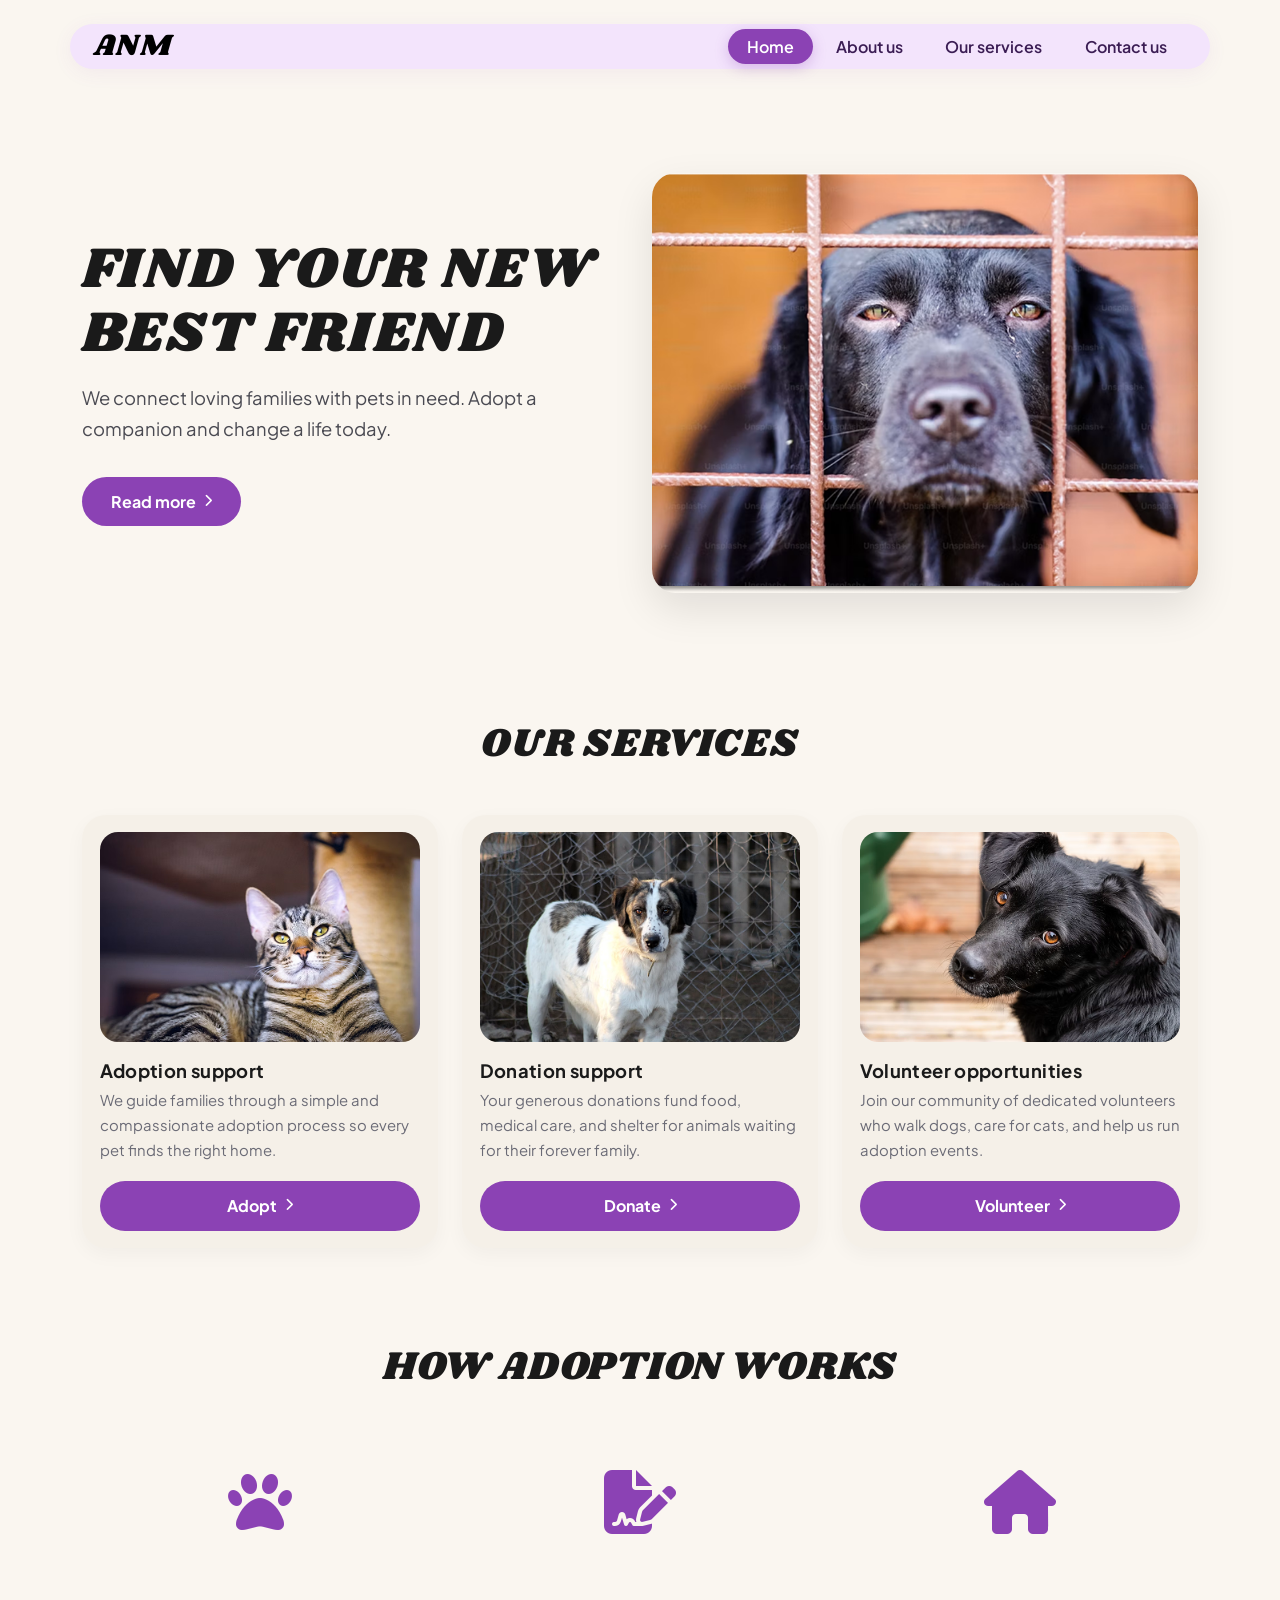
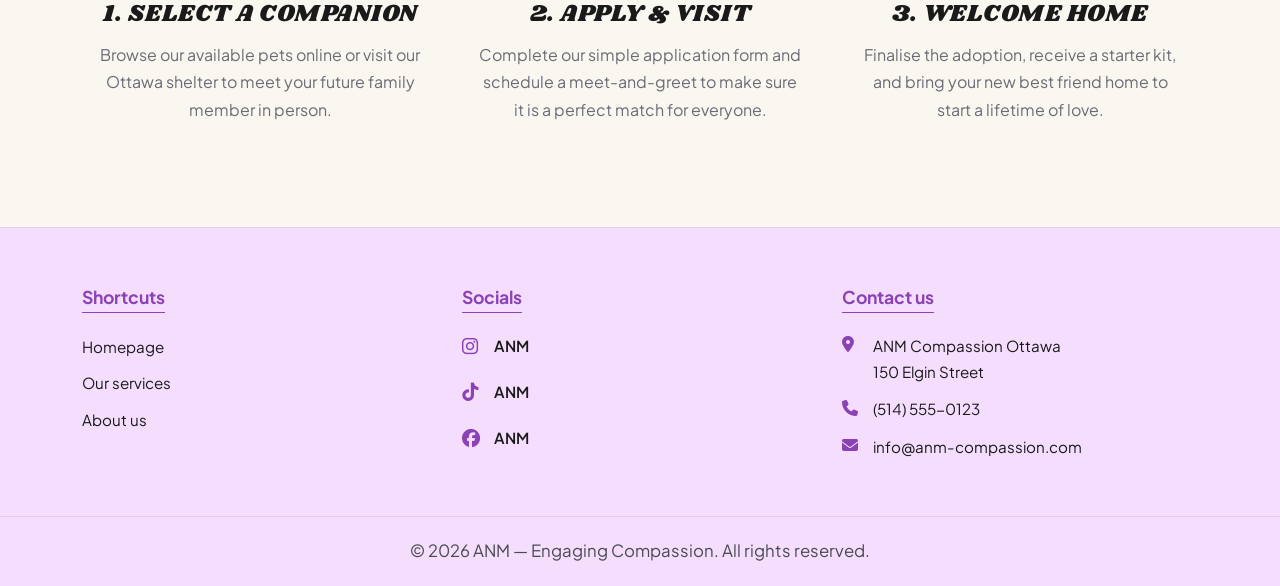
<file: index.html>
<!DOCTYPE html>
<html lang="en">

<head>
  <meta charset="UTF-8">
  <meta name="viewport" content="width=device-width, initial-scale=1.0">
  <meta name="description"
    content="ANM Compassion — Find your new best friend. We connect loving families with pets in need. Adopt, donate, or volunteer with our rescue shelter in Ottawa.">
  <title>ANM Compassion — Find Your New Best Friend</title>

  <!-- Bootstrap 5.3 CSS -->
  <link rel="stylesheet" href="https://cdn.jsdelivr.net/npm/bootstrap@5.3.3/dist/css/bootstrap.min.css">
  <!-- Font Awesome 6 -->
  <link rel="stylesheet" href="https://cdnjs.cloudflare.com/ajax/libs/font-awesome/6.5.2/css/all.min.css">
  <!-- AOS — Animate On Scroll -->
  <link rel="stylesheet" href="https://unpkg.com/aos@2.3.4/dist/aos.css">
  <!-- Custom Stylesheet -->
  <link rel="stylesheet" href="css/style.css">
</head>

<body>

  <!-- Skip Navigation Link -->
  <a class="skip-link" href="#main-content">Skip to main content</a>

  <!--         HEADER / NAVBAR         -->
  <header>
    <div class="container anm-navbar-wrapper">
      <nav class="anm-navbar navbar navbar-expand-lg" aria-label="Main navigation">
        <a class="anm-brand me-4" href="index.html" aria-label="ANM Compassion Home">ANM</a>

        <!-- Mobile toggler -->
        <button class="navbar-toggler ms-auto" type="button" data-bs-toggle="collapse" data-bs-target="#mainNav"
          aria-controls="mainNav" aria-expanded="false" aria-label="Toggle navigation">
          <span class="navbar-toggler-icon"></span>
        </button>

        <div class="collapse navbar-collapse" id="mainNav">
          <ul class="navbar-nav ms-auto gap-1">
            <li class="nav-item">
              <a class="anm-nav-link active" href="index.html" aria-current="page">Home</a>
            </li>
            <li class="nav-item">
              <a class="anm-nav-link" href="about.html">About us</a>
            </li>
            <li class="nav-item">
              <a class="anm-nav-link" href="services.html">Our services</a>
            </li>
            <li class="nav-item">
              <a class="anm-nav-link" href="contact.html">Contact us</a>
            </li>
          </ul>
        </div>
      </nav>
    </div>
  </header>

  <!--         MAIN CONTENT         -->
  <main id="main-content">

    <!-- SECTION 1: HERO -->
    <section class="hero-section" aria-labelledby="hero-title">
      <div class="container">
        <div class="row align-items-center gy-5">

          <div class="col-lg-6" data-aos="fade-right">
            <h1 class="hero-title" id="hero-title">Find Your New<br>Best Friend</h1>
            <p class="hero-subtitle">
              We connect loving families with pets in need.
              Adopt a companion and change a life today.
            </p>
            <a class="btn-anm" href="about.html">
              Read more <i class="fa-solid fa-chevron-right" aria-hidden="true"></i>
            </a>
          </div>

          <div class="col-lg-6" data-aos="fade-left">
            <img class="hero-img" src="images/dog-hero-lg.jpg"
              srcset="images/dog-hero-sm.jpg 400w, images/dog-hero-lg.jpg 800w" sizes="(max-width: 991px) 100vw, 50vw"
              alt="Black Labrador dog looking through a wire fence at an animal rescue shelter" width="800"
              height="520">
          </div>

        </div>
      </div>
    </section>

    <!-- SECTION 2: OUR SERVICES CARDS -->
    <section class="py-5" aria-labelledby="services-title">
      <div class="container">
        <h2 class="section-title" id="services-title" data-aos="fade-up">Our Services</h2>

        <div class="row gy-4 gx-4">

          <!-- Card 1: Adopt -->
          <div class="col-12 col-md-4" data-aos="fade-up" data-aos-delay="0">
            <article class="anm-card">
              <img class="anm-card-img" src="images/cat-service-lg.jpg"
                srcset="images/cat-service-sm.jpg 400w, images/cat-service-lg.jpg 800w"
                sizes="(max-width: 767px) 90vw, 30vw" alt="Tabby cat sitting calmly, available for adoption" width="800"
                height="420">
              <div class="anm-card-body">
                <h3 class="anm-card-title">Adoption support</h3>
                <p class="anm-card-text">We guide families through a simple and compassionate adoption process so every
                  pet finds the right home.</p>
                <a class="btn-anm btn-anm-block" href="services.html#adopt">
                  Adopt <i class="fa-solid fa-chevron-right" aria-hidden="true"></i>
                </a>
              </div>
            </article>
          </div>

          <!-- Card 2: Donate -->
          <div class="col-12 col-md-4" data-aos="fade-up" data-aos-delay="100">
            <article class="anm-card">
              <img class="anm-card-img" src="images/dog-service-lg.jpg"
                srcset="images/dog-service-sm.jpg 400w, images/dog-service-lg.jpg 800w"
                sizes="(max-width: 767px) 90vw, 30vw"
                alt="A spotted dog running in a shelter yard, supported by donations" width="800" height="420">
              <div class="anm-card-body">
                <h3 class="anm-card-title">Donation support</h3>
                <p class="anm-card-text">Your generous donations fund food, medical care, and shelter for animals
                  waiting for their forever family.</p>
                <a class="btn-anm btn-anm-block" href="services.html#donate">
                  Donate <i class="fa-solid fa-chevron-right" aria-hidden="true"></i>
                </a>
              </div>
            </article>
          </div>

          <!-- Card 3: Volunteer -->
          <div class="col-12 col-md-4" data-aos="fade-up" data-aos-delay="200">
            <article class="anm-card">
              <img class="anm-card-img" src="images/dog-volunteer-lg.jpg"
                srcset="images/dog-volunteer-sm.jpg 400w, images/dog-volunteer-lg.jpg 800w"
                sizes="(max-width: 767px) 90vw, 30vw"
                alt="Black dog sitting outdoors representing volunteer opportunities" width="800" height="420">
              <div class="anm-card-body">
                <h3 class="anm-card-title">Volunteer opportunities</h3>
                <p class="anm-card-text">Join our community of dedicated volunteers who walk dogs, care for cats, and
                  help us run adoption events.</p>
                <a class="btn-anm btn-anm-block" href="services.html#volunteer">
                  Volunteer <i class="fa-solid fa-chevron-right" aria-hidden="true"></i>
                </a>
              </div>
            </article>
          </div>

        </div>
      </div>
    </section>

    <!-- SECTION 3: ADOPTION STEPS -->
    <section class="py-5 mb-4" aria-labelledby="steps-title">
      <div class="container">
        <h2 class="section-title" id="steps-title" data-aos="fade-up">How Adoption Works</h2>

        <div class="row gy-4 text-center">

          <div class="col-12 col-md-4" data-aos="fade-up" data-aos-delay="0">
            <div class="pillar-card">
              <i class="fa-solid fa-paw pillar-icon" aria-hidden="true"></i>
              <h3 class="pillar-title">1. Select a Companion</h3>
              <p class="pillar-text">Browse our available pets online or visit our Ottawa shelter to meet your future
                family member in person.</p>
            </div>
          </div>

          <div class="col-12 col-md-4" data-aos="fade-up" data-aos-delay="100">
            <div class="pillar-card">
              <i class="fa-solid fa-file-signature pillar-icon" aria-hidden="true"></i>
              <h3 class="pillar-title">2. Apply &amp; Visit</h3>
              <p class="pillar-text">Complete our simple application form and schedule a meet-and-greet to make sure it
                is a perfect match for everyone.</p>
            </div>
          </div>

          <div class="col-12 col-md-4" data-aos="fade-up" data-aos-delay="200">
            <div class="pillar-card">
              <i class="fa-solid fa-house pillar-icon" aria-hidden="true"></i>
              <h3 class="pillar-title">3. Welcome Home</h3>
              <p class="pillar-text">Finalise the adoption, receive a starter kit, and bring your new best friend home
                to start a lifetime of love.</p>
            </div>
          </div>

        </div>
      </div>
    </section>

  </main>

  <!--         FOOTER         -->
  <footer class="anm-footer">
    <div class="container">
      <div class="row gy-5">

        <!-- Shortcuts -->
        <div class="col-12 col-sm-4">
          <h2 class="footer-col-heading">Shortcuts</h2>
          <ul class="footer-links">
            <li><a href="index.html">Homepage</a></li>
            <li><a href="services.html">Our services</a></li>
            <li><a href="about.html">About us</a></li>
          </ul>
        </div>

        <!-- Socials -->
        <div class="col-12 col-sm-4">
          <h2 class="footer-col-heading">Socials</h2>
          <ul class="footer-links">
            <li>
              <a class="footer-social-link" href="#" aria-label="ANM on Instagram">
                <i class="fa-brands fa-instagram" aria-hidden="true"></i> ANM
              </a>
            </li>
            <li>
              <a class="footer-social-link" href="#" aria-label="ANM on TikTok">
                <i class="fa-brands fa-tiktok" aria-hidden="true"></i> ANM
              </a>
            </li>
            <li>
              <a class="footer-social-link" href="#" aria-label="ANM on Facebook">
                <i class="fa-brands fa-facebook" aria-hidden="true"></i> ANM
              </a>
            </li>
          </ul>
        </div>

        <!-- Contact -->
        <div class="col-12 col-sm-4">
          <h2 class="footer-col-heading">Contact us</h2>
          <address>
            <p class="footer-contact-item">
              <i class="fa-solid fa-location-dot" aria-hidden="true"></i>
              ANM Compassion Ottawa<br>150 Elgin Street
            </p>
            <a class="footer-contact-item" href="tel:+15145550123">
              <i class="fa-solid fa-phone" aria-hidden="true"></i>
              (514) 555-0123
            </a>
            <a class="footer-contact-item" href="mailto:info@anm-compassion.com">
              <i class="fa-solid fa-envelope" aria-hidden="true"></i>
              info@anm-compassion.com
            </a>
          </address>
        </div>

      </div>
    </div>

    <!-- Copyright bar -->
    <div class="footer-copyright">
      <p class="mb-0">&copy; 2026 ANM &mdash; Engaging Compassion. All rights reserved.</p>
    </div>
  </footer>

  <!-- Bootstrap 5.3 JS Bundle -->
  <script src="https://cdn.jsdelivr.net/npm/bootstrap@5.3.3/dist/js/bootstrap.bundle.min.js"></script>
  <!-- AOS Init -->
  <script src="https://unpkg.com/aos@2.3.4/dist/aos.js"></script>
  <script>
    AOS.init({ once: true, duration: 700, easing: 'ease-out-cubic' });
  </script>

</body>

</html>
</file>
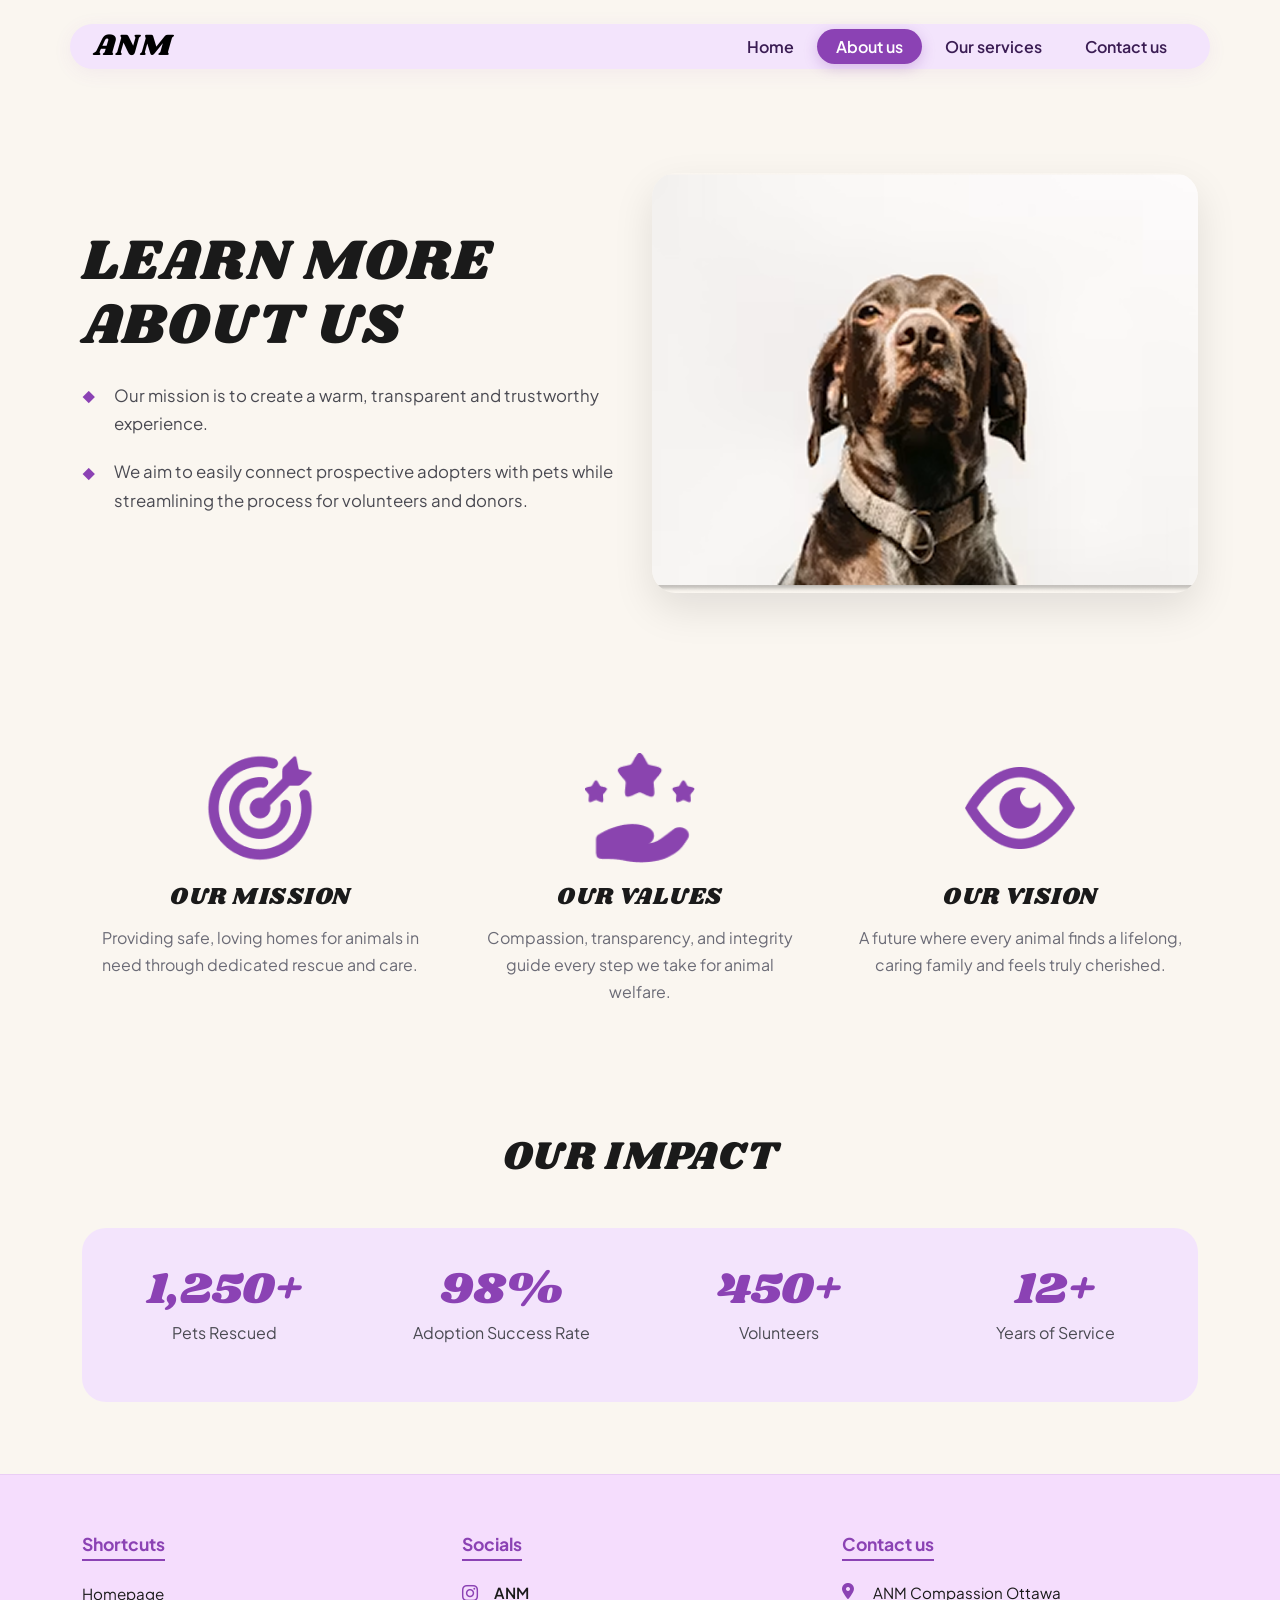
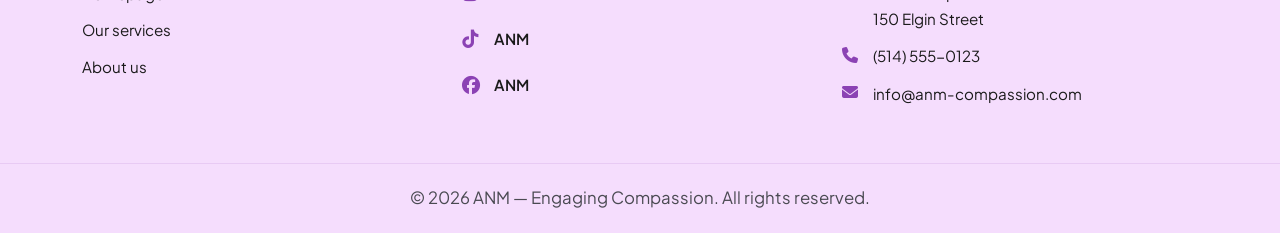
<file: about.html>
<!DOCTYPE html>
<html lang="en">

<head>
  <meta charset="UTF-8">
  <meta name="viewport" content="width=device-width, initial-scale=1.0">
  <meta name="description"
    content="Learn more about ANM Compassion — our mission, values, and vision for animal welfare in Ottawa. Transparency and trust at the heart of everything we do.">
  <title>About Us — ANM Compassion</title>

  <!-- Bootstrap 5.3 CSS -->
  <link rel="stylesheet" href="https://cdn.jsdelivr.net/npm/bootstrap@5.3.3/dist/css/bootstrap.min.css">
  <!-- Font Awesome 6 -->
  <link rel="stylesheet" href="https://cdnjs.cloudflare.com/ajax/libs/font-awesome/6.5.2/css/all.min.css">
  <!-- AOS — Animate On Scroll -->
  <link rel="stylesheet" href="https://unpkg.com/aos@2.3.4/dist/aos.css">
  <!-- Custom Stylesheet -->
  <link rel="stylesheet" href="css/style.css">
</head>

<body>

  <!-- Skip Navigation Link -->
  <a class="skip-link" href="#main-content">Skip to main content</a>

  <!--         HEADER / NAVBAR         -->
  <header>
    <div class="container anm-navbar-wrapper">
      <nav class="anm-navbar navbar navbar-expand-lg" aria-label="Main navigation">
        <a class="anm-brand me-4" href="index.html" aria-label="ANM Compassion Home">ANM</a>

        <button class="navbar-toggler ms-auto" type="button" data-bs-toggle="collapse" data-bs-target="#mainNav"
          aria-controls="mainNav" aria-expanded="false" aria-label="Toggle navigation">
          <span class="navbar-toggler-icon"></span>
        </button>

        <div class="collapse navbar-collapse" id="mainNav">
          <ul class="navbar-nav ms-auto gap-1">
            <li class="nav-item">
              <a class="anm-nav-link" href="index.html">Home</a>
            </li>
            <li class="nav-item">
              <a class="anm-nav-link active" href="about.html" aria-current="page">About us</a>
            </li>
            <li class="nav-item">
              <a class="anm-nav-link" href="services.html">Our services</a>
            </li>
            <li class="nav-item">
              <a class="anm-nav-link" href="contact.html">Contact us</a>
            </li>
          </ul>
        </div>
      </nav>
    </div>
  </header>

  <!--         MAIN CONTENT         -->
  <main id="main-content">

    <!-- SECTION 1: LEARN MORE ABOUT US -->
    <section class="hero-section" aria-labelledby="about-title">
      <div class="container">
        <div class="row align-items-center gy-5">

          <div class="col-lg-6" data-aos="fade-right">
            <h1 class="hero-title" id="about-title">Learn More<br>About Us</h1>
            <ul class="anm-diamond-list mt-4">
              <li>Our mission is to create a warm, transparent and trustworthy experience.</li>
              <li>We aim to easily connect prospective adopters with pets while streamlining the process for volunteers
                and donors.</li>
            </ul>
          </div>

          <div class="col-lg-6" data-aos="fade-left">
            <img class="feature-img" src="images/dog-about-lg.jpg"
              srcset="images/dog-about-sm.jpg 400w, images/dog-about-lg.jpg 800w" sizes="(max-width: 991px) 100vw, 50vw"
              alt="Brown pointer dog looking upward with a calm and trusting expression" width="800" height="520">
          </div>

        </div>
      </div>
    </section>

    <!-- SECTION 2: MISSION, VALUES, VISION -->
    <section class="py-5" aria-labelledby="pillars-title">
      <div class="container">
        <h2 class="visually-hidden" id="pillars-title">Our Pillars</h2>
        <div class="row gy-4 text-center">

          <!-- Mission -->
          <div class="col-12 col-md-4" data-aos="fade-up" data-aos-delay="0">
            <div class="pillar-card">
              <img src="images/mission.png" alt="Target bullseye icon representing Our Mission" class="pillar-img-icon"
                width="110" height="110">
              <h2 class="pillar-title">Our Mission</h2>
              <p class="pillar-text">Providing safe, loving homes for animals in need through dedicated rescue and care.
              </p>
            </div>
          </div>

          <!-- Values -->
          <div class="col-12 col-md-4" data-aos="fade-up" data-aos-delay="100">
            <div class="pillar-card">
              <img src="images/values.png" alt="Hand holding stars icon representing Our Values" class="pillar-img-icon"
                width="110" height="110">
              <h2 class="pillar-title">Our Values</h2>
              <p class="pillar-text">Compassion, transparency, and integrity guide every step we take for animal
                welfare.</p>
            </div>
          </div>

          <!-- Vision -->
          <div class="col-12 col-md-4" data-aos="fade-up" data-aos-delay="200">
            <div class="pillar-card">
              <img src="images/vision.png" alt="Eye icon representing Our Vision" class="pillar-img-icon" width="110"
                height="110">
              <h2 class="pillar-title">Our Vision</h2>
              <p class="pillar-text">A future where every animal finds a lifelong, caring family and feels truly
                cherished.</p>
            </div>
          </div>

        </div>
      </div>
    </section>

    <!-- SECTION 3: IMPACT STATISTICS -->
    <section class="py-5 mb-4" aria-labelledby="impact-title">
      <div class="container">
        <h2 class="section-title" id="impact-title" data-aos="fade-up">Our Impact</h2>
        <div class="stats-strip" data-aos="fade-up" data-aos-delay="100">
          <div class="row gy-4 text-center">

            <div class="col-6 col-md-3">
              <div class="stat-item">
                <span class="stat-number">1,250<span aria-hidden="true">+</span></span>
                <p class="stat-label"><span class="visually-hidden">More than 1,250</span> Pets Rescued</p>
              </div>
            </div>

            <div class="col-6 col-md-3">
              <div class="stat-item">
                <span class="stat-number">98<span aria-hidden="true">%</span></span>
                <p class="stat-label"><span class="visually-hidden">98 percent</span> Adoption Success Rate</p>
              </div>
            </div>

            <div class="col-6 col-md-3">
              <div class="stat-item">
                <span class="stat-number">450<span aria-hidden="true">+</span></span>
                <p class="stat-label"><span class="visually-hidden">More than 450</span> Volunteers</p>
              </div>
            </div>

            <div class="col-6 col-md-3">
              <div class="stat-item">
                <span class="stat-number">12<span aria-hidden="true">+</span></span>
                <p class="stat-label"><span class="visually-hidden">More than 12</span> Years of Service</p>
              </div>
            </div>

          </div>
        </div>
      </div>
    </section>

  </main>

  <!--         FOOTER         -->
  <footer class="anm-footer">
    <div class="container">
      <div class="row gy-5">

        <div class="col-12 col-sm-4">
          <h2 class="footer-col-heading">Shortcuts</h2>
          <ul class="footer-links">
            <li><a href="index.html">Homepage</a></li>
            <li><a href="services.html">Our services</a></li>
            <li><a href="about.html">About us</a></li>
          </ul>
        </div>

        <div class="col-12 col-sm-4">
          <h2 class="footer-col-heading">Socials</h2>
          <ul class="footer-links">
            <li>
              <a class="footer-social-link" href="#" aria-label="ANM on Instagram">
                <i class="fa-brands fa-instagram" aria-hidden="true"></i> ANM
              </a>
            </li>
            <li>
              <a class="footer-social-link" href="#" aria-label="ANM on TikTok">
                <i class="fa-brands fa-tiktok" aria-hidden="true"></i> ANM
              </a>
            </li>
            <li>
              <a class="footer-social-link" href="#" aria-label="ANM on Facebook">
                <i class="fa-brands fa-facebook" aria-hidden="true"></i> ANM
              </a>
            </li>
          </ul>
        </div>

        <div class="col-12 col-sm-4">
          <h2 class="footer-col-heading">Contact us</h2>
          <address>
            <p class="footer-contact-item">
              <i class="fa-solid fa-location-dot" aria-hidden="true"></i>
              ANM Compassion Ottawa<br>150 Elgin Street
            </p>
            <a class="footer-contact-item" href="tel:+15145550123">
              <i class="fa-solid fa-phone" aria-hidden="true"></i>
              (514) 555-0123
            </a>
            <a class="footer-contact-item" href="mailto:info@anm-compassion.com">
              <i class="fa-solid fa-envelope" aria-hidden="true"></i>
              info@anm-compassion.com
            </a>
          </address>
        </div>

      </div>
    </div>
    <div class="footer-copyright">
      <p class="mb-0">&copy; 2026 ANM &mdash; Engaging Compassion. All rights reserved.</p>
    </div>
  </footer>

  <!-- Bootstrap 5.3 JS Bundle -->
  <script src="https://cdn.jsdelivr.net/npm/bootstrap@5.3.3/dist/js/bootstrap.bundle.min.js"></script>
  <!-- AOS Init -->
  <script src="https://unpkg.com/aos@2.3.4/dist/aos.js"></script>
  <script>
    AOS.init({ once: true, duration: 700, easing: 'ease-out-cubic' });
  </script>

</body>

</html>
</file>
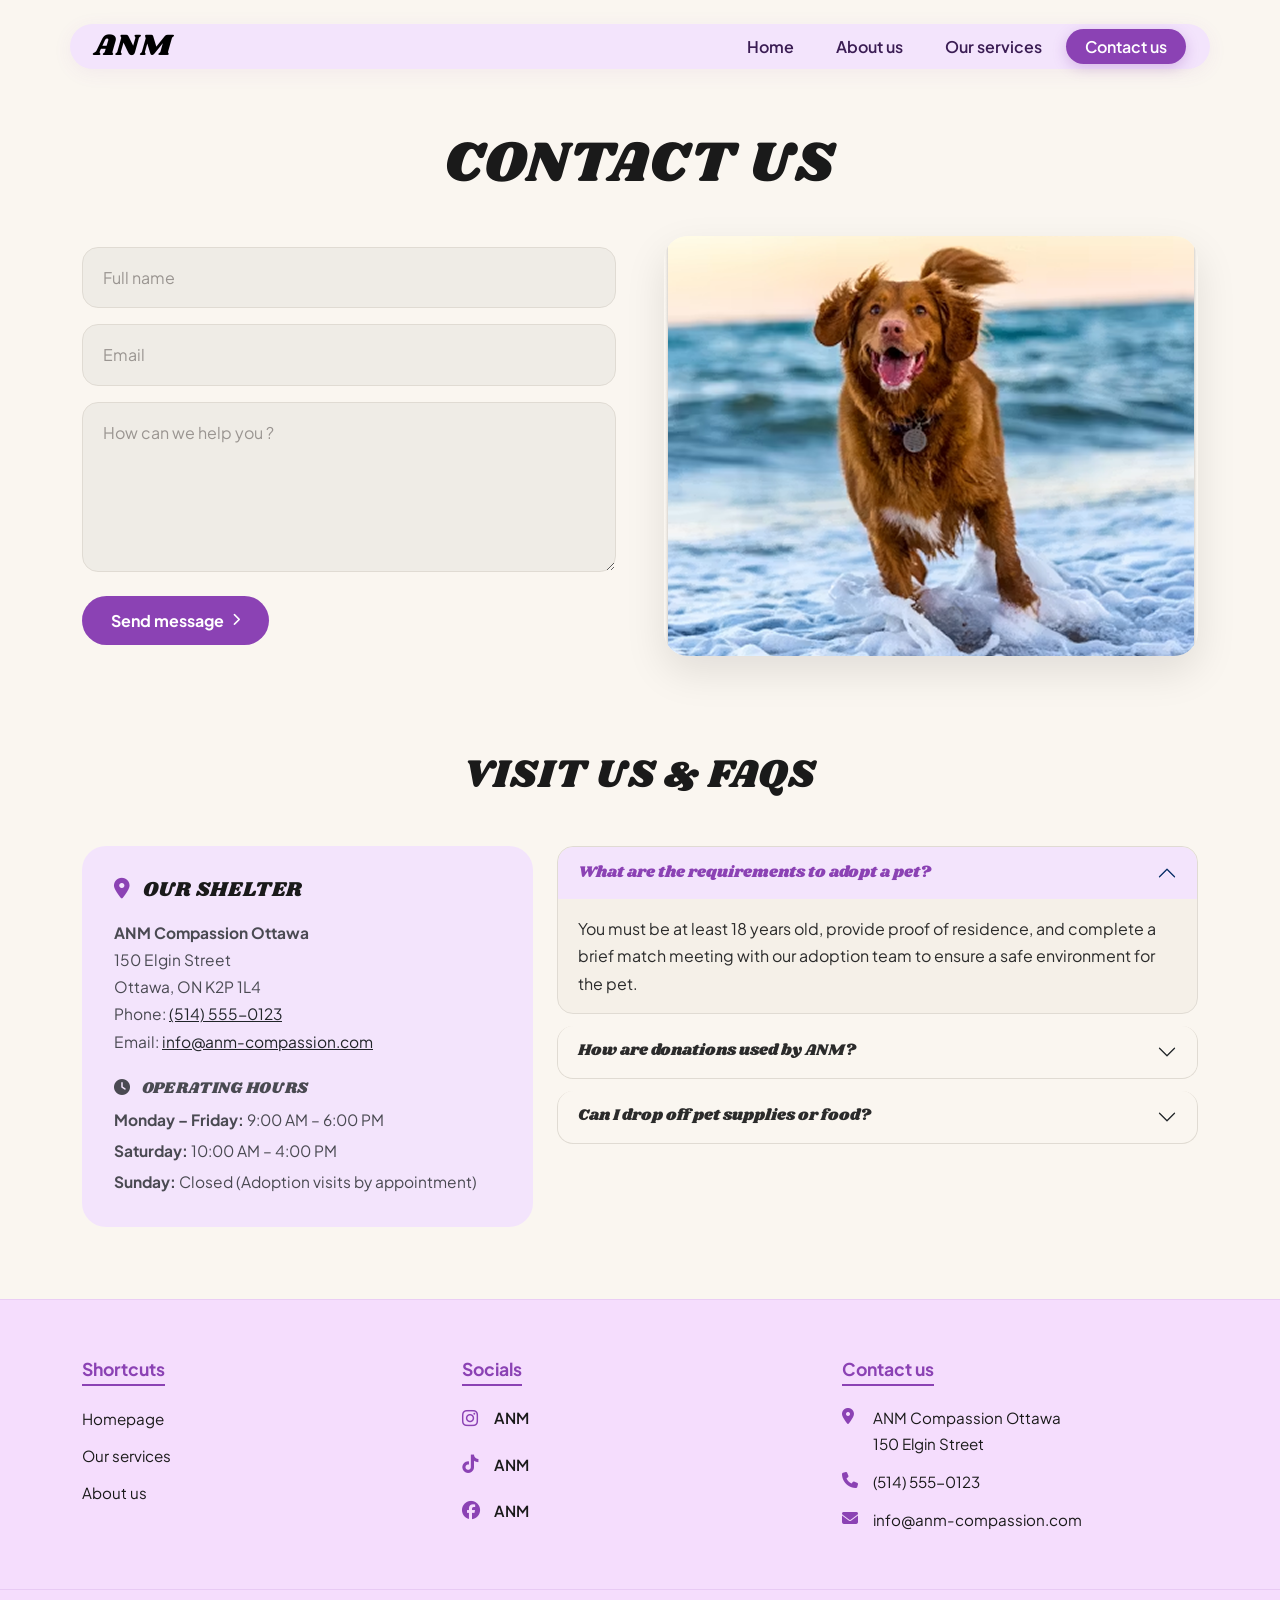
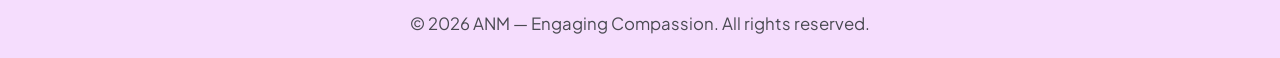
<file: contact.html>
<!DOCTYPE html>
<html lang="en">

<head>
  <meta charset="UTF-8">
  <meta name="viewport" content="width=device-width, initial-scale=1.0">
  <meta name="description"
    content="Contact ANM Compassion animal shelter in Ottawa. Send us a message, visit our shelter on Elgin Street, or give us a call.">
  <title>Contact Us — ANM Compassion</title>

  <!-- Bootstrap 5.3 CSS -->
  <link rel="stylesheet" href="https://cdn.jsdelivr.net/npm/bootstrap@5.3.3/dist/css/bootstrap.min.css">
  <!-- Font Awesome 6 -->
  <link rel="stylesheet" href="https://cdnjs.cloudflare.com/ajax/libs/font-awesome/6.5.2/css/all.min.css">
  <!-- AOS — Animate On Scroll -->
  <link rel="stylesheet" href="https://unpkg.com/aos@2.3.4/dist/aos.css">
  <!-- Custom Stylesheet -->
  <link rel="stylesheet" href="css/style.css">
</head>

<body>

  <!-- Skip Navigation Link -->
  <a class="skip-link" href="#main-content">Skip to main content</a>

  <!--         HEADER / NAVBAR         -->
  <header>
    <div class="container anm-navbar-wrapper">
      <nav class="anm-navbar navbar navbar-expand-lg" aria-label="Main navigation">
        <a class="anm-brand me-4" href="index.html" aria-label="ANM Compassion Home">ANM</a>

        <button class="navbar-toggler ms-auto" type="button" data-bs-toggle="collapse" data-bs-target="#mainNav"
          aria-controls="mainNav" aria-expanded="false" aria-label="Toggle navigation">
          <span class="navbar-toggler-icon"></span>
        </button>

        <div class="collapse navbar-collapse" id="mainNav">
          <ul class="navbar-nav ms-auto gap-1">
            <li class="nav-item">
              <a class="anm-nav-link" href="index.html">Home</a>
            </li>
            <li class="nav-item">
              <a class="anm-nav-link" href="about.html">About us</a>
            </li>
            <li class="nav-item">
              <a class="anm-nav-link" href="services.html">Our services</a>
            </li>
            <li class="nav-item">
              <a class="anm-nav-link active" href="contact.html" aria-current="page">Contact us</a>
            </li>
          </ul>
        </div>
      </nav>
    </div>
  </header>

  <!--         MAIN CONTENT         -->
  <main id="main-content">

    <!-- SECTION 1: HERO HEADER -->
    <section class="pt-4 pb-2" aria-labelledby="contact-title">
      <div class="container text-center">
        <h1 class="hero-title my-3" id="contact-title" data-aos="fade-down">Contact Us</h1>
      </div>
    </section>

    <!-- SECTION 2: FORM & IMAGE GRID -->
    <section class="contact-section pt-3 pb-5" aria-labelledby="form-heading">
      <div class="container">
        <h2 class="visually-hidden" id="form-heading">Send us a message</h2>
        <div class="row align-items-center gy-5 gx-5">

          <!-- Left Column: Form -->
          <div class="col-lg-6" data-aos="fade-right">
            <form action="#" method="post" aria-label="Contact form">
              <div class="mb-3">
                <label for="fullName" class="visually-hidden">Full name</label>
                <input type="text" class="form-anm-control" id="fullName" name="fullName" placeholder="Full name"
                  required>
              </div>

              <div class="mb-3">
                <label for="emailAddress" class="visually-hidden">Email</label>
                <input type="email" class="form-anm-control" id="emailAddress" name="emailAddress" placeholder="Email"
                  required>
              </div>

              <div class="mb-4">
                <label for="messageText" class="visually-hidden">How can we help you ?</label>
                <textarea class="form-anm-control" id="messageText" name="messageText" rows="5"
                  placeholder="How can we help you ?" required></textarea>
              </div>

              <button type="submit" class="btn-anm">
                Send message <i class="fa-solid fa-chevron-right" aria-hidden="true"></i>
              </button>
            </form>
          </div>

          <!-- Right Column: Happy Dog Image -->
          <div class="col-lg-6" data-aos="fade-left">
            <img class="feature-img" src="images/dog-contact-lg.jpg"
              srcset="images/dog-contact-sm.jpg 400w, images/dog-contact-lg.jpg 800w"
              sizes="(max-width: 991px) 100vw, 50vw" alt="Happy golden retriever running in ocean water on the beach"
              width="800" height="520">
          </div>

        </div>
      </div>
    </section>

    <!-- SECTION 3: LOCATION & FAQ -->
    <section class="py-5 mb-4" aria-labelledby="location-faq-heading">
      <div class="container">
        <h2 class="section-title" id="location-faq-heading" data-aos="fade-up">Visit Us &amp; FAQs</h2>

        <div class="row gy-4">

          <!-- Location & Hours Card -->
          <div class="col-12 col-lg-5" data-aos="fade-up" data-aos-delay="0">
            <div class="info-card">
              <h3><i class="fa-solid fa-location-dot text-primary me-2" aria-hidden="true"></i> Our Shelter</h3>
              <address class="mb-4">
                <strong>ANM Compassion Ottawa</strong><br>
                150 Elgin Street<br>
                Ottawa, ON K2P 1L4<br>
                Phone: <a href="tel:+15145550123" class="text-dark font-weight-bold">(514) 555-0123</a><br>
                Email: <a href="mailto:info@anm-compassion.com" class="text-dark">info@anm-compassion.com</a>
              </address>

              <h4 class="h6 font-weight-bold text-uppercase mb-2"><i class="fa-solid fa-clock me-2"
                  aria-hidden="true"></i> Operating Hours</h4>
              <p class="mb-1"><strong>Monday &ndash; Friday:</strong> 9:00 AM &ndash; 6:00 PM</p>
              <p class="mb-1"><strong>Saturday:</strong> 10:00 AM &ndash; 4:00 PM</p>
              <p class="mb-0"><strong>Sunday:</strong> Closed (Adoption visits by appointment)</p>
            </div>
          </div>

          <!-- FAQ Accordion -->
          <div class="col-12 col-lg-7" data-aos="fade-up" data-aos-delay="100">
            <div class="accordion" id="faqAccordion">

              <div class="accordion-item">
                <h3 class="accordion-header" id="faqOneHeader">
                  <button class="accordion-button" type="button" data-bs-toggle="collapse" data-bs-target="#faqOne"
                    aria-expanded="true" aria-controls="faqOne">
                    What are the requirements to adopt a pet?
                  </button>
                </h3>
                <div id="faqOne" class="accordion-collapse collapse show"
                  data-bs-parent="#faqAccordion">
                  <div class="accordion-body">
                    You must be at least 18 years old, provide proof of residence, and complete a brief match meeting
                    with our adoption team to ensure a safe environment for the pet.
                  </div>
                </div>
              </div>

              <div class="accordion-item">
                <h3 class="accordion-header" id="faqTwoHeader">
                  <button class="accordion-button collapsed" type="button" data-bs-toggle="collapse"
                    data-bs-target="#faqTwo" aria-expanded="false" aria-controls="faqTwo">
                    How are donations used by ANM?
                  </button>
                </h3>
                <div id="faqTwo" class="accordion-collapse collapse"
                  data-bs-parent="#faqAccordion">
                  <div class="accordion-body">
                    100% of public donations directly fund veterinary care, nutritious food, vaccinations, spay/neuter
                    operations, and shelter maintenance for rescued animals.
                  </div>
                </div>
              </div>

              <div class="accordion-item">
                <h3 class="accordion-header" id="faqThreeHeader">
                  <button class="accordion-button collapsed" type="button" data-bs-toggle="collapse"
                    data-bs-target="#faqThree" aria-expanded="false" aria-controls="faqThree">
                    Can I drop off pet supplies or food?
                  </button>
                </h3>
                <div id="faqThree" class="accordion-collapse collapse"
                  data-bs-parent="#faqAccordion">
                  <div class="accordion-body">
                    Yes! We gladly accept unopened pet food, clean blankets, towels, toys, and grooming supplies during
                    our operating hours at 150 Elgin Street.
                  </div>
                </div>
              </div>

            </div>
          </div>

        </div>
      </div>
    </section>

  </main>

  <!--         FOOTER         -->
  <footer class="anm-footer">
    <div class="container">
      <div class="row gy-5">

        <div class="col-12 col-sm-4">
          <h2 class="footer-col-heading">Shortcuts</h2>
          <ul class="footer-links">
            <li><a href="index.html">Homepage</a></li>
            <li><a href="services.html">Our services</a></li>
            <li><a href="about.html">About us</a></li>
          </ul>
        </div>

        <div class="col-12 col-sm-4">
          <h2 class="footer-col-heading">Socials</h2>
          <ul class="footer-links">
            <li>
              <a class="footer-social-link" href="#" aria-label="ANM on Instagram">
                <i class="fa-brands fa-instagram" aria-hidden="true"></i> ANM
              </a>
            </li>
            <li>
              <a class="footer-social-link" href="#" aria-label="ANM on TikTok">
                <i class="fa-brands fa-tiktok" aria-hidden="true"></i> ANM
              </a>
            </li>
            <li>
              <a class="footer-social-link" href="#" aria-label="ANM on Facebook">
                <i class="fa-brands fa-facebook" aria-hidden="true"></i> ANM
              </a>
            </li>
          </ul>
        </div>

        <div class="col-12 col-sm-4">
          <h2 class="footer-col-heading">Contact us</h2>
          <address>
            <p class="footer-contact-item">
              <i class="fa-solid fa-location-dot" aria-hidden="true"></i>
              ANM Compassion Ottawa<br>150 Elgin Street
            </p>
            <a class="footer-contact-item" href="tel:+15145550123">
              <i class="fa-solid fa-phone" aria-hidden="true"></i>
              (514) 555-0123
            </a>
            <a class="footer-contact-item" href="mailto:info@anm-compassion.com">
              <i class="fa-solid fa-envelope" aria-hidden="true"></i>
              info@anm-compassion.com
            </a>
          </address>
        </div>

      </div>
    </div>
    <div class="footer-copyright">
      <p class="mb-0">&copy; 2026 ANM &mdash; Engaging Compassion. All rights reserved.</p>
    </div>
  </footer>

  <!-- Bootstrap 5.3 JS Bundle -->
  <script src="https://cdn.jsdelivr.net/npm/bootstrap@5.3.3/dist/js/bootstrap.bundle.min.js"></script>
  <!-- AOS Init -->
  <script src="https://unpkg.com/aos@2.3.4/dist/aos.js"></script>
  <script>
    AOS.init({ once: true, duration: 700, easing: 'ease-out-cubic' });
  </script>

</body>

</html>
</file>
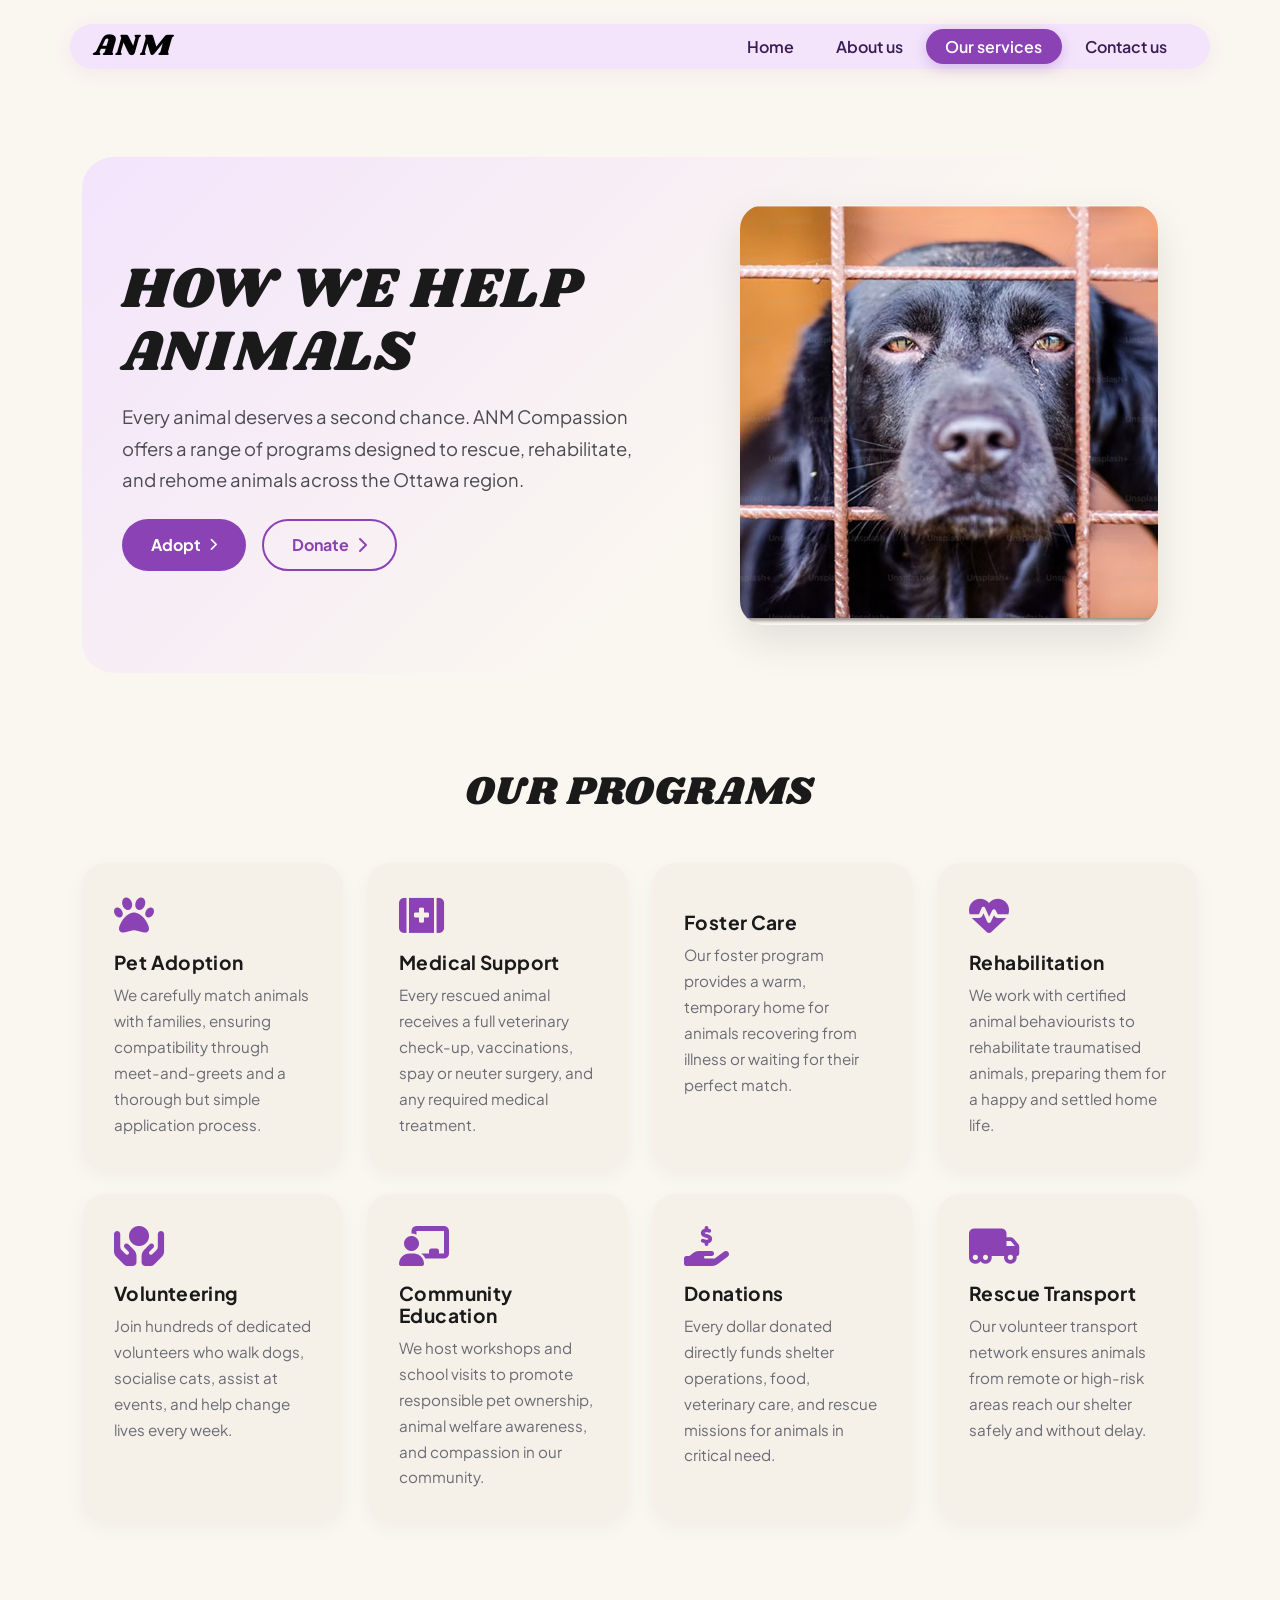
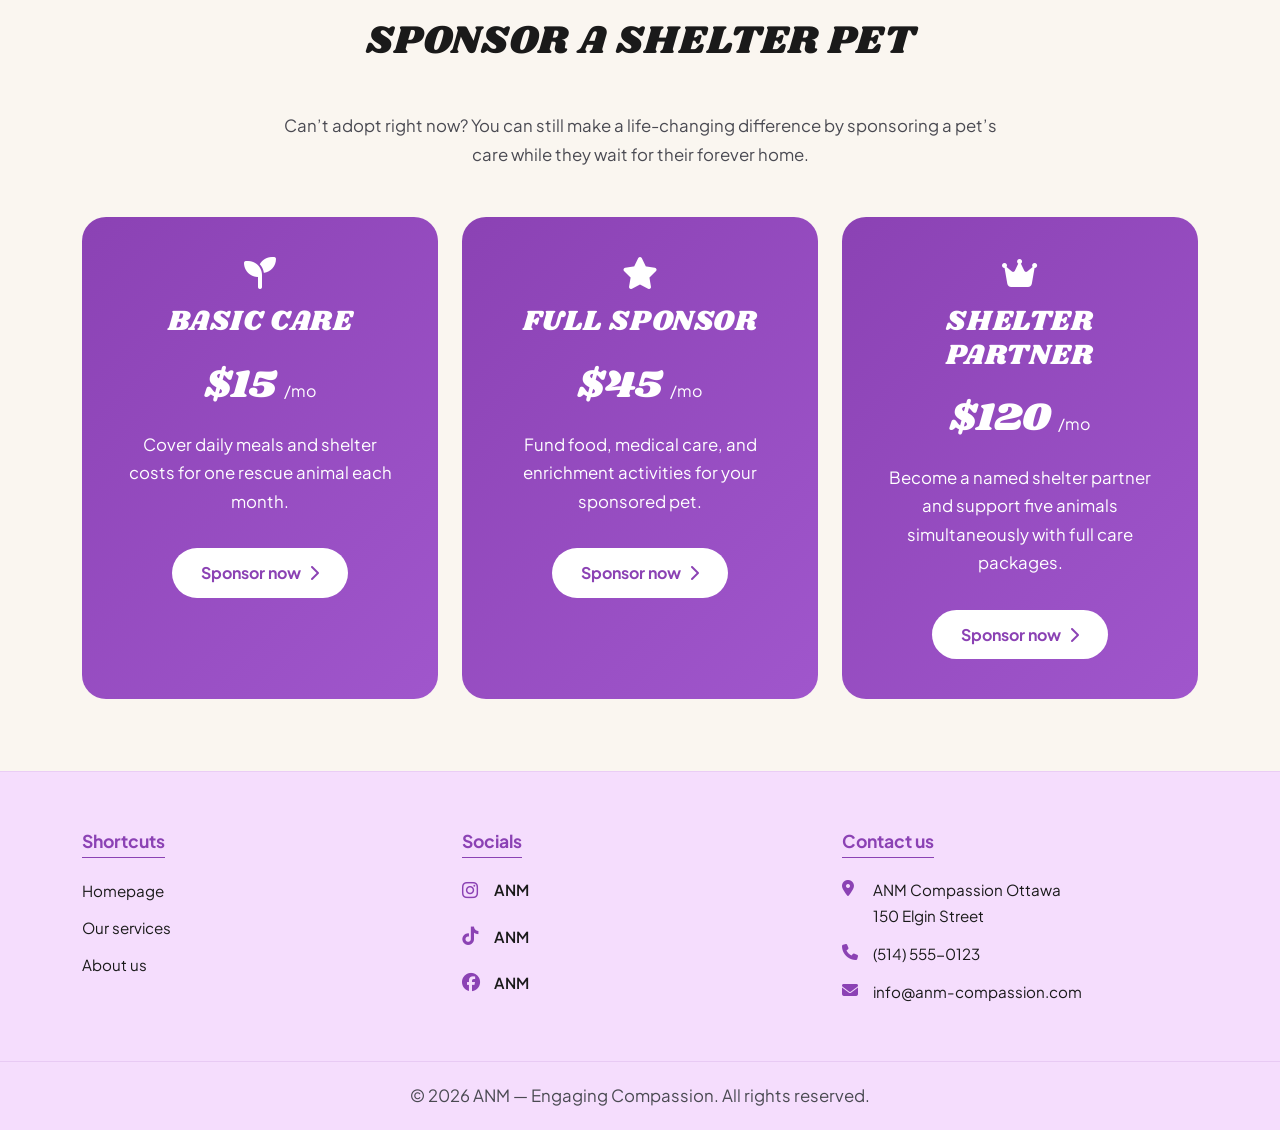
<file: services.html>
<!DOCTYPE html>
<html lang="en">

<head>
  <meta charset="UTF-8">
  <meta name="viewport" content="width=device-width, initial-scale=1.0">
  <meta name="description"
    content="ANM Compassion services — adopt a pet, donate to animal care, foster, volunteer, and sponsor a shelter animal in Ottawa.">
  <title>Our Services — ANM Compassion</title>

  <!-- Bootstrap 5.3 CSS -->
  <link rel="stylesheet" href="https://cdn.jsdelivr.net/npm/bootstrap@5.3.3/dist/css/bootstrap.min.css">
  <!-- Font Awesome 6 -->
  <link rel="stylesheet" href="https://cdnjs.cloudflare.com/ajax/libs/font-awesome/6.5.2/css/all.min.css">
  <!-- AOS — Animate On Scroll -->
  <link rel="stylesheet" href="https://unpkg.com/aos@2.3.4/dist/aos.css">
  <!-- Custom Stylesheet -->
  <link rel="stylesheet" href="css/style.css">
</head>

<body>

  <!-- Skip Navigation Link -->
  <a class="skip-link" href="#main-content">Skip to main content</a>

  <!--         HEADER / NAVBAR         -->
  <header>
    <div class="container anm-navbar-wrapper">
      <nav class="anm-navbar navbar navbar-expand-lg" aria-label="Main navigation">
        <a class="anm-brand me-4" href="index.html" aria-label="ANM Compassion Home">ANM</a>

        <button class="navbar-toggler ms-auto" type="button" data-bs-toggle="collapse" data-bs-target="#mainNav"
          aria-controls="mainNav" aria-expanded="false" aria-label="Toggle navigation">
          <span class="navbar-toggler-icon"></span>
        </button>

        <div class="collapse navbar-collapse" id="mainNav">
          <ul class="navbar-nav ms-auto gap-1">
            <li class="nav-item">
              <a class="anm-nav-link" href="index.html">Home</a>
            </li>
            <li class="nav-item">
              <a class="anm-nav-link" href="about.html">About us</a>
            </li>
            <li class="nav-item">
              <a class="anm-nav-link active" href="services.html" aria-current="page">Our services</a>
            </li>
            <li class="nav-item">
              <a class="anm-nav-link" href="contact.html">Contact us</a>
            </li>
          </ul>
        </div>
      </nav>
    </div>
  </header>

  <!--         MAIN CONTENT         -->
  <main id="main-content">

    <!-- SECTION 1: SERVICES HERO -->
    <section class="py-5 mt-3" aria-labelledby="services-hero-title">
      <div class="container">
        <div class="services-hero" data-aos="fade-up">
          <div class="row align-items-center gy-5">
            <div class="col-lg-7">
              <h1 class="hero-title mb-3" id="services-hero-title">How We Help Animals</h1>
              <p class="hero-subtitle mb-4">
                Every animal deserves a second chance. ANM Compassion offers a range of programs
                designed to rescue, rehabilitate, and rehome animals across the Ottawa region.
              </p>
              <div class="d-flex flex-wrap gap-3">
                <a class="btn-anm" href="#adopt">
                  Adopt <i class="fa-solid fa-chevron-right" aria-hidden="true"></i>
                </a>
                <a class="btn-anm-outline" href="#donate">
                  Donate <i class="fa-solid fa-chevron-right" aria-hidden="true"></i>
                </a>
              </div>
            </div>
            <div class="col-lg-5 text-center">
              <img src="images/dog-hero-lg.jpg" srcset="images/dog-hero-sm.jpg 400w, images/dog-hero-lg.jpg 800w"
                sizes="(max-width: 991px) 80vw, 40vw" alt="Rescue dog at the ANM shelter waiting for a new home"
                class="feature-img" width="800" height="520">
            </div>
          </div>
        </div>
      </div>
    </section>

    <!-- SECTION 2: DETAILED PROGRAMS -->
    <section class="py-5" aria-labelledby="programs-title">
      <div class="container">
        <h2 class="section-title" id="programs-title" data-aos="fade-up">Our Programs</h2>

        <div class="row gy-4 gx-4">

          <!-- Adopt -->
          <div class="col-12 col-sm-6 col-lg-3" id="adopt" data-aos="fade-up" data-aos-delay="0">
            <article class="service-detail-card">
              <i class="fa-solid fa-paw service-detail-icon" aria-hidden="true"></i>
              <h3 class="service-detail-title">Pet Adoption</h3>
              <p class="service-detail-text">We carefully match animals with families, ensuring compatibility through
                meet-and-greets and a thorough but simple application process.</p>
            </article>
          </div>

          <!-- Medical -->
          <div class="col-12 col-sm-6 col-lg-3" data-aos="fade-up" data-aos-delay="100">
            <article class="service-detail-card">
              <i class="fa-solid fa-kit-medical service-detail-icon" aria-hidden="true"></i>
              <h3 class="service-detail-title">Medical Support</h3>
              <p class="service-detail-text">Every rescued animal receives a full veterinary check-up, vaccinations,
                spay or neuter surgery, and any required medical treatment.</p>
            </article>
          </div>

          <!-- Foster -->
          <div class="col-12 col-sm-6 col-lg-3" data-aos="fade-up" data-aos-delay="200">
            <article class="service-detail-card">
              <i class="fa-solid fa-house-heart service-detail-icon" aria-hidden="true"></i>
              <h3 class="service-detail-title">Foster Care</h3>
              <p class="service-detail-text">Our foster program provides a warm, temporary home for animals recovering
                from illness or waiting for their perfect match.</p>
            </article>
          </div>

          <!-- Rehab -->
          <div class="col-12 col-sm-6 col-lg-3" data-aos="fade-up" data-aos-delay="300">
            <article class="service-detail-card">
              <i class="fa-solid fa-heart-pulse service-detail-icon" aria-hidden="true"></i>
              <h3 class="service-detail-title">Rehabilitation</h3>
              <p class="service-detail-text">We work with certified animal behaviourists to rehabilitate traumatised
                animals, preparing them for a happy and settled home life.</p>
            </article>
          </div>

          <!-- Volunteer -->
          <div class="col-12 col-sm-6 col-lg-3" id="volunteer" data-aos="fade-up" data-aos-delay="0">
            <article class="service-detail-card">
              <i class="fa-solid fa-hands-holding-circle service-detail-icon" aria-hidden="true"></i>
              <h3 class="service-detail-title">Volunteering</h3>
              <p class="service-detail-text">Join hundreds of dedicated volunteers who walk dogs, socialise cats, assist
                at events, and help change lives every week.</p>
            </article>
          </div>

          <!-- Education -->
          <div class="col-12 col-sm-6 col-lg-3" data-aos="fade-up" data-aos-delay="100">
            <article class="service-detail-card">
              <i class="fa-solid fa-chalkboard-user service-detail-icon" aria-hidden="true"></i>
              <h3 class="service-detail-title">Community Education</h3>
              <p class="service-detail-text">We host workshops and school visits to promote responsible pet ownership,
                animal welfare awareness, and compassion in our community.</p>
            </article>
          </div>

          <!-- Donate -->
          <div class="col-12 col-sm-6 col-lg-3" id="donate" data-aos="fade-up" data-aos-delay="200">
            <article class="service-detail-card">
              <i class="fa-solid fa-hand-holding-dollar service-detail-icon" aria-hidden="true"></i>
              <h3 class="service-detail-title">Donations</h3>
              <p class="service-detail-text">Every dollar donated directly funds shelter operations, food, veterinary
                care, and rescue missions for animals in critical need.</p>
            </article>
          </div>

          <!-- Transport -->
          <div class="col-12 col-sm-6 col-lg-3" data-aos="fade-up" data-aos-delay="300">
            <article class="service-detail-card">
              <i class="fa-solid fa-truck-moving service-detail-icon" aria-hidden="true"></i>
              <h3 class="service-detail-title">Rescue Transport</h3>
              <p class="service-detail-text">Our volunteer transport network ensures animals from remote or high-risk
                areas reach our shelter safely and without delay.</p>
            </article>
          </div>

        </div>
      </div>
    </section>

    <!-- SECTION 3: PET SPONSORSHIP -->
    <section class="py-5 mb-4" aria-labelledby="sponsor-title">
      <div class="container">
        <h2 class="section-title" id="sponsor-title" data-aos="fade-up">Sponsor a Shelter Pet</h2>
        <p class="text-center mb-5" style="max-width: 60ch; margin-inline: auto;" data-aos="fade-up"
          data-aos-delay="50">
          Can&rsquo;t adopt right now? You can still make a life-changing difference by sponsoring a pet&rsquo;s care
          while they wait for their forever home.
        </p>

        <div class="row gy-4 gx-4 justify-content-center">

          <div class="col-12 col-md-4" data-aos="fade-up" data-aos-delay="0">
            <div class="sponsor-card">
              <i class="fa-solid fa-seedling fa-2x mb-3" aria-hidden="true"></i>
              <h3>Basic Care</h3>
              <span class="sponsor-price">$15 <small
                  style="font-size:1rem;font-family:var(--font-body);">/mo</small></span>
              <p>Cover daily meals and shelter costs for one rescue animal each month.</p>
              <a class="btn-anm-white mt-3" href="contact.html">
                Sponsor now <i class="fa-solid fa-chevron-right" aria-hidden="true"></i>
              </a>
            </div>
          </div>

          <div class="col-12 col-md-4" data-aos="fade-up" data-aos-delay="100">
            <div class="sponsor-card">
              <i class="fa-solid fa-star fa-2x mb-3" aria-hidden="true"></i>
              <h3>Full Sponsor</h3>
              <span class="sponsor-price">$45 <small
                  style="font-size:1rem;font-family:var(--font-body);">/mo</small></span>
              <p>Fund food, medical care, and enrichment activities for your sponsored pet.</p>
              <a class="btn-anm-white mt-3" href="contact.html">
                Sponsor now <i class="fa-solid fa-chevron-right" aria-hidden="true"></i>
              </a>
            </div>
          </div>

          <div class="col-12 col-md-4" data-aos="fade-up" data-aos-delay="200">
            <div class="sponsor-card">
              <i class="fa-solid fa-crown fa-2x mb-3" aria-hidden="true"></i>
              <h3>Shelter Partner</h3>
              <span class="sponsor-price">$120 <small
                  style="font-size:1rem;font-family:var(--font-body);">/mo</small></span>
              <p>Become a named shelter partner and support five animals simultaneously with full care packages.</p>
              <a class="btn-anm-white mt-3" href="contact.html">
                Sponsor now <i class="fa-solid fa-chevron-right" aria-hidden="true"></i>
              </a>
            </div>
          </div>

        </div>
      </div>
    </section>

  </main>

  <!--         FOOTER         -->
  <footer class="anm-footer">
    <div class="container">
      <div class="row gy-5">

        <div class="col-12 col-sm-4">
          <h2 class="footer-col-heading">Shortcuts</h2>
          <ul class="footer-links">
            <li><a href="index.html">Homepage</a></li>
            <li><a href="services.html">Our services</a></li>
            <li><a href="about.html">About us</a></li>
          </ul>
        </div>

        <div class="col-12 col-sm-4">
          <h2 class="footer-col-heading">Socials</h2>
          <ul class="footer-links">
            <li>
              <a class="footer-social-link" href="#" aria-label="ANM on Instagram">
                <i class="fa-brands fa-instagram" aria-hidden="true"></i> ANM
              </a>
            </li>
            <li>
              <a class="footer-social-link" href="#" aria-label="ANM on TikTok">
                <i class="fa-brands fa-tiktok" aria-hidden="true"></i> ANM
              </a>
            </li>
            <li>
              <a class="footer-social-link" href="#" aria-label="ANM on Facebook">
                <i class="fa-brands fa-facebook" aria-hidden="true"></i> ANM
              </a>
            </li>
          </ul>
        </div>

        <div class="col-12 col-sm-4">
          <h2 class="footer-col-heading">Contact us</h2>
          <address>
            <p class="footer-contact-item">
              <i class="fa-solid fa-location-dot" aria-hidden="true"></i>
              ANM Compassion Ottawa<br>150 Elgin Street
            </p>
            <a class="footer-contact-item" href="tel:+15145550123">
              <i class="fa-solid fa-phone" aria-hidden="true"></i>
              (514) 555-0123
            </a>
            <a class="footer-contact-item" href="mailto:info@anm-compassion.com">
              <i class="fa-solid fa-envelope" aria-hidden="true"></i>
              info@anm-compassion.com
            </a>
          </address>
        </div>

      </div>
    </div>
    <div class="footer-copyright">
      <p class="mb-0">&copy; 2026 ANM &mdash; Engaging Compassion. All rights reserved.</p>
    </div>
  </footer>

  <!-- Bootstrap 5.3 JS Bundle -->
  <script src="https://cdn.jsdelivr.net/npm/bootstrap@5.3.3/dist/js/bootstrap.bundle.min.js"></script>
  <!-- AOS Init -->
  <script src="https://unpkg.com/aos@2.3.4/dist/aos.js"></script>
  <script>
    AOS.init({ once: true, duration: 700, easing: 'ease-out-cubic' });
  </script>

</body>

</html>
</file>
<file: css/style.css>
@import url('https://fonts.googleapis.com/css2?family=Shrikhand&family=Plus+Jakarta+Sans:wght@400;500;600;700&display=swap');

:root {
  --bs-primary: #8b42b4;
  --bs-primary-rgb: 139, 66, 180;
  --bs-body-bg: #faf6f0;
  --bs-body-color: #2b2b2b;
  --bs-font-sans-serif: 'Plus Jakarta Sans', system-ui, -apple-system, sans-serif;
  --bs-border-radius: 1rem;
  --bs-border-radius-lg: 1.5rem;

  --bg-cream: #faf6f0;
  --nav-bg: #f3e4fc;
  --nav-link-color: #3b1d54;
  --purple-primary: #8b42b4;
  --purple-hover: #6e2e94;
  --purple-light: #f3e4fc;
  --purple-footer-bg: #f5ddfd;
  --card-bg: #f5f0e8;
  --input-bg: #efece6;
  --input-border: #e0dbd3;

  --font-heading: 'Shrikhand', 'Georgia', serif;
  --font-body: 'Plus Jakarta Sans', system-ui, sans-serif;

  --text-dark: #1a1a1a;
  --text-body: #4a4a52;
  --text-muted-custom: #6b6b76;


  --section-gap: 5rem;
}


*,
*::before,
*::after {
  box-sizing: border-box;
}

html {
  scroll-behavior: smooth;
}

body {
  background-color: var(--bg-cream);
  color: var(--text-body);
  font-family: var(--font-body);
  line-height: 1.7;
  min-height: 100vh;
  display: flex;
  flex-direction: column;
}

main {
  flex: 1 0 auto;
}

img {
  max-width: 100%;
  height: auto;
  display: block;
}

h1,
h2,
h3,
h4,
h5,
h6 {
  font-family: var(--font-heading);
  color: var(--text-dark);
  font-weight: 400;
  text-transform: uppercase;
  letter-spacing: 0.02em;
  line-height: 1.15;
}

h1 {
  font-size: clamp(2rem, 5vw, 3.5rem);
}

h2 {
  font-size: clamp(1.6rem, 4vw, 2.6rem);
}

h3 {
  font-size: clamp(1.25rem, 3vw, 1.8rem);
}

p {
  color: var(--text-body);
  font-size: 1.05rem;
}

.skip-link {
  position: absolute;
  top: -120px;
  left: 1rem;
  background: var(--purple-primary);
  color: #fff;
  padding: 0.75rem 1.5rem;
  border-radius: 50px;
  z-index: 9999;
  text-decoration: none;
  font-weight: 700;
  transition: top 0.2s ease;
}

.skip-link:focus {
  top: 1rem;
  outline: 3px solid #fff;
  outline-offset: 3px;
}


.anm-navbar-wrapper {
  padding: 1.5rem 0;
}

.anm-navbar {
  background-color: var(--nav-bg);
  border-radius: 50px;
  padding: 0.45rem 1.5rem;
  box-shadow: 0 4px 20px rgba(139, 66, 180, 0.07);
  transition: box-shadow 0.3s ease;
}

.anm-brand {
  font-family: var(--font-heading);
  font-size: 1.9rem;
  color: #000;
  text-decoration: none;
  letter-spacing: 0.04em;
  line-height: 1;
  transition: color 0.3s ease;
}

.anm-brand:hover,
.anm-brand:focus {
  color: var(--purple-primary);
  outline: none;
}

.anm-nav-link {
  font-family: var(--font-body);
  font-weight: 600;
  font-size: 1rem;
  color: var(--nav-link-color) !important;
  border-radius: 50px;
  padding: 0.45rem 1.2rem !important;
  text-decoration: none;
  transition: background-color 0.3s ease, color 0.3s ease;
}

.anm-nav-link:hover {
  background-color: rgba(139, 66, 180, 0.1);
  color: var(--purple-hover) !important;
}

.anm-nav-link:focus-visible {
  outline: 3px solid var(--purple-primary);
  outline-offset: 2px;
}

.anm-nav-link.active {
  background-color: var(--purple-primary) !important;
  color: #fff !important;
  box-shadow: 0 4px 14px rgba(139, 66, 180, 0.28);
}

.anm-nav-link.active:hover {
  background-color: var(--purple-hover) !important;
}


.navbar-toggler {
  border: 2px solid var(--purple-primary);
  border-radius: 50px;
  padding: 0.3rem 0.7rem;
  background: transparent;
}

.navbar-toggler:focus {
  box-shadow: 0 0 0 3px rgba(139, 66, 180, 0.3);
}

.navbar-toggler-icon {
  background-image: url("data:image/svg+xml,%3csvg xmlns='http://www.w3.org/2000/svg' viewBox='0 0 30 30'%3e%3cpath stroke='%238b42b4' stroke-linecap='round' stroke-miterlimit='10' stroke-width='2' d='M4 7h22M4 15h22M4 23h22'/%3e%3c/svg%3e");
}


.hero-section {
  padding: var(--section-gap) 0;
}

.hero-title {
  font-family: var(--font-heading);
  font-size: clamp(2.2rem, 5.5vw, 3.6rem);
  text-transform: uppercase;
  line-height: 1.1;
  color: var(--text-dark);
}

.hero-subtitle {
  font-size: 1.15rem;
  color: var(--text-body);
  max-width: 42ch;
  margin-top: 1rem;
  margin-bottom: 2rem;
}

.hero-img {
  border-radius: 24px;
  width: 100%;
  height: 400px;
  object-fit: cover;
  box-shadow: 0 16px 40px rgba(0, 0, 0, 0.1);
}


.section-title {
  font-family: var(--font-heading);
  text-align: center;
  font-size: clamp(1.6rem, 4vw, 2.5rem);
  color: var(--text-dark);
  margin-bottom: 3rem;
  text-transform: uppercase;
}


.anm-card {
  background-color: var(--card-bg);
  border: none;
  border-radius: 24px;
  padding: 1.1rem;
  height: 100%;
  display: flex;
  flex-direction: column;
  box-shadow: 0 6px 20px rgba(0, 0, 0, 0.04);
  transition: transform 0.3s ease, box-shadow 0.3s ease;
}

.anm-card:hover {
  transform: translateY(-6px);
  box-shadow: 0 16px 36px rgba(0, 0, 0, 0.09);
}

.anm-card-img {
  border-radius: 18px;
  width: 100%;
  height: 210px;
  object-fit: cover;
}

.anm-card-body {
  padding-top: 1.1rem;
  display: flex;
  flex-direction: column;
  flex-grow: 1;
}

.anm-card-title {
  font-family: var(--font-body);
  font-weight: 700;
  font-size: 1.15rem;
  color: var(--text-dark);
  text-transform: none;
  margin-bottom: 0.4rem;
}

.anm-card-text {
  font-size: 0.93rem;
  color: var(--text-muted-custom);
  flex-grow: 1;
  margin-bottom: 1.1rem;
}


.btn-anm {
  display: inline-flex;
  align-items: center;
  gap: 0.5rem;
  background-color: var(--purple-primary);
  color: #fff;
  border: none;
  border-radius: 50px;
  padding: 0.7rem 1.8rem;
  font-family: var(--font-body);
  font-weight: 700;
  font-size: 1rem;
  text-decoration: none;
  cursor: pointer;
  transition: background-color 0.3s ease, transform 0.25s ease, box-shadow 0.3s ease;
}

.btn-anm:hover {
  background-color: var(--purple-hover);
  color: #fff;
  transform: translateY(-2px);
  box-shadow: 0 8px 20px rgba(139, 66, 180, 0.35);
}

.btn-anm:focus-visible {
  outline: 3px solid var(--purple-primary);
  outline-offset: 4px;
  color: #fff;
}

.btn-anm i {
  font-size: 0.8rem;
  transition: transform 0.3s ease;
}

.btn-anm:hover i {
  transform: translateX(4px);
}


.btn-anm-block {
  width: 100%;
  justify-content: center;
  margin-top: auto;
}

.anm-diamond-list {
  list-style: none;
  padding-left: 0;
}

.anm-diamond-list li {
  position: relative;
  padding-left: 2rem;
  margin-bottom: 1.2rem;
  font-size: 1.05rem;
  color: var(--text-body);
}

.anm-diamond-list li::before {
  content: '◆';
  position: absolute;
  left: 0;
  top: 0.1em;
  color: var(--purple-primary);
  font-size: 1rem;
}


.pillar-card {
  text-align: center;
  padding: 2rem 1rem;
}

.pillar-icon,
.pillar-img-icon {
  font-size: 4rem;
  color: var(--purple-primary);
  width: 110px;
  height: 110px;
  object-fit: contain;
  margin: 0 auto 1.25rem;
  display: block;
  line-height: 1;
  transition: transform 0.3s ease;
}

.pillar-card:hover .pillar-icon,
.pillar-card:hover .pillar-img-icon {
  transform: scale(1.1);
}

.pillar-title {
  font-family: var(--font-heading);
  font-size: 1.5rem;
  color: var(--text-dark);
  margin-bottom: 0.85rem;
  text-transform: uppercase;
}

.pillar-text {
  font-size: 1rem;
  color: var(--text-muted-custom);
  max-width: 28ch;
  margin: 0 auto;
}


.stats-strip {
  background-color: var(--purple-light);
  border-radius: 24px;
  padding: 2.5rem 1rem;
}

.stat-item {
  text-align: center;
}

.stat-number {
  font-family: var(--font-heading);
  font-size: 2.8rem;
  color: var(--purple-primary);
  display: block;
  line-height: 1;
}

.stat-label {
  font-size: 1rem;
  color: var(--text-body);
  margin-top: 0.4rem;
}


.feature-img {
  border-radius: 24px;
  width: 100%;
  height: 380px;
  object-fit: cover;
  box-shadow: 0 16px 40px rgba(0, 0, 0, 0.1);
}

.contact-section {
  padding: var(--section-gap) 0;
}

.form-anm-control {
  background-color: var(--input-bg);
  border: 1px solid var(--input-border);
  border-radius: 16px;
  padding: 1rem 1.25rem;
  font-size: 1rem;
  font-family: var(--font-body);
  color: var(--text-dark);
  width: 100%;
  transition: border-color 0.3s ease, box-shadow 0.3s ease, background-color 0.3s ease;
  display: block;
  margin-bottom: 1rem;
}

.form-anm-control::placeholder {
  color: #9a9591;
}

.form-anm-control:focus {
  background-color: #fff;
  border-color: var(--purple-primary);
  box-shadow: 0 0 0 0.25rem rgba(139, 66, 180, 0.2);
  outline: none;
}

textarea.form-anm-control {
  resize: vertical;
  min-height: 160px;
}

.info-card {
  background-color: var(--purple-light);
  border-radius: 24px;
  padding: 2rem;
  height: 100%;
}

.info-card h3 {
  font-size: 1.3rem;
  margin-bottom: 1rem;
}

.info-card p,
.info-card address {
  font-style: normal;
  font-size: 0.97rem;
  color: var(--text-body);
  line-height: 1.75;
}

.accordion-button:not(.collapsed) {
  background-color: var(--purple-light);
  color: var(--purple-primary);
  box-shadow: none;
}

.accordion-button:focus {
  box-shadow: 0 0 0 0.25rem rgba(139, 66, 180, 0.2);
}

.accordion-item {
  border: 1px solid var(--input-border);
  border-radius: 16px !important;
  overflow: hidden;
  margin-bottom: 0.75rem;
  background-color: var(--card-bg);
}


.services-hero {
  background: linear-gradient(135deg, var(--purple-light) 0%, var(--bg-cream) 60%);
  border-radius: 32px;
  padding: 3rem 2.5rem;
}

.service-detail-card {
  background-color: var(--card-bg);
  border-radius: 24px;
  padding: 2rem;
  height: 100%;
  border: none;
  box-shadow: 0 6px 20px rgba(0, 0, 0, 0.04);
  transition: transform 0.3s ease, box-shadow 0.3s ease;
}

.service-detail-card:hover {
  transform: translateY(-5px);
  box-shadow: 0 14px 32px rgba(0, 0, 0, 0.09);
}

.service-detail-icon {
  font-size: 2.5rem;
  color: var(--purple-primary);
  margin-bottom: 1rem;
  display: block;
}

.service-detail-title {
  font-family: var(--font-body);
  font-weight: 700;
  font-size: 1.2rem;
  color: var(--text-dark);
  margin-bottom: 0.6rem;
  text-transform: none;
}

.service-detail-text {
  font-size: 0.95rem;
  color: var(--text-muted-custom);
  margin-bottom: 0;
}

.sponsor-card {
  background: linear-gradient(135deg, var(--purple-primary) 0%, #a056cc 100%);
  border-radius: 24px;
  padding: 2.5rem;
  color: #fff;
  text-align: center;
  height: 100%;
  transition: transform 0.3s ease, box-shadow 0.3s ease;
}

.sponsor-card:hover {
  transform: translateY(-6px);
  box-shadow: 0 16px 36px rgba(139, 66, 180, 0.3);
}

.sponsor-card h3,
.sponsor-card p {
  color: #fff;
}

.sponsor-card .sponsor-price {
  font-family: var(--font-heading);
  font-size: 2.5rem;
  display: block;
  margin: 0.75rem 0;
}

.btn-anm-outline {
  display: inline-flex;
  align-items: center;
  gap: 0.5rem;
  background-color: transparent;
  color: var(--purple-primary);
  border: 2px solid var(--purple-primary);
  border-radius: 50px;
  padding: 0.65rem 1.75rem;
  font-family: var(--font-body);
  font-weight: 700;
  font-size: 1rem;
  text-decoration: none;
  cursor: pointer;
  transition: background-color 0.3s ease, color 0.3s ease, transform 0.25s ease;
}

.btn-anm-outline:hover {
  background-color: var(--purple-primary);
  color: #fff;
  transform: translateY(-2px);
}

.btn-anm-outline:focus-visible {
  outline: 3px solid var(--purple-primary);
  outline-offset: 4px;
}

.btn-anm-white {
  display: inline-flex;
  align-items: center;
  gap: 0.5rem;
  background-color: #fff;
  color: var(--purple-primary);
  border: none;
  border-radius: 50px;
  padding: 0.7rem 1.8rem;
  font-family: var(--font-body);
  font-weight: 700;
  font-size: 1rem;
  text-decoration: none;
  cursor: pointer;
  transition: background-color 0.3s ease, color 0.3s ease, transform 0.25s ease;
}

.btn-anm-white:hover {
  background-color: var(--purple-light);
  color: var(--purple-hover);
  transform: translateY(-2px);
}

.btn-anm-white:focus-visible {
  outline: 3px solid #fff;
  outline-offset: 4px;
}


.anm-footer {
  background-color: var(--purple-footer-bg);
  padding: 3.5rem 0 0;
  border-top: 1px solid rgba(139, 66, 180, 0.1);
}

.footer-col-heading {
  font-family: var(--font-body);
  font-weight: 700;
  font-size: 1.1rem;
  color: var(--purple-primary);
  text-transform: none;
  position: relative;
  display: inline-block;
  padding-bottom: 0.4rem;
  margin-bottom: 1.2rem;
  letter-spacing: 0;
}

.footer-col-heading::after {
  content: '';
  position: absolute;
  left: 0;
  bottom: 0;
  width: 100%;
  height: 1.5px;
  background-color: var(--purple-primary);
}

.footer-links {
  list-style: none;
  padding: 0;
  margin: 0;
}

.footer-links li {
  margin-bottom: 0.6rem;
}

.footer-links a {
  color: var(--text-dark);
  text-decoration: none;
  font-size: 0.95rem;
  transition: color 0.3s ease;
}

.footer-links a:hover {
  color: var(--purple-hover);
}

.footer-links a:focus-visible {
  outline: 2px solid var(--purple-primary);
  border-radius: 4px;
}

.footer-social-link {
  display: inline-flex;
  align-items: center;
  gap: 0.65rem;
  color: var(--text-dark);
  text-decoration: none;
  font-size: 0.95rem;
  font-weight: 600;
  margin-bottom: 0.65rem;
  transition: color 0.3s ease;
}

.footer-social-link:hover {
  color: var(--purple-hover);
}

.footer-social-link:focus-visible {
  outline: 2px solid var(--purple-primary);
  border-radius: 4px;
}

.footer-social-link i {
  color: var(--purple-primary);
  font-size: 1.15rem;
  width: 22px;
}

.footer-contact-item {
  display: flex;
  align-items: flex-start;
  gap: 0.7rem;
  font-size: 0.95rem;
  color: var(--text-dark);
  margin-bottom: 0.75rem;
  text-decoration: none;
}

.footer-contact-item i {
  color: var(--purple-primary);
  font-size: 1rem;
  width: 20px;
  flex-shrink: 0;
  margin-top: 0.2rem;
}

.footer-copyright {
  border-top: 1px solid rgba(139, 66, 180, 0.12);
  margin-top: 2.5rem;
  padding: 1.25rem 0;
  text-align: center;
  font-size: 0.875rem;
  color: var(--text-muted-custom);
}


[data-aos] {
  transition-duration: 700ms;
}

@media (max-width: 575.98px) {
  :root {
    --section-gap: 3rem;
  }

  .hero-img,
  .feature-img {
    height: 260px;
    border-radius: 18px;
  }

  .anm-card-img {
    height: 180px;
  }

  .anm-navbar {
    border-radius: 20px;
    padding: 0.6rem 1rem;
  }

  .anm-brand {
    font-size: 1.5rem;
  }

  .stats-strip {
    border-radius: 18px;
  }

  .stat-number {
    font-size: 2.2rem;
  }
}

@media (min-width: 576px) and (max-width: 991.98px) {

  .hero-img,
  .feature-img {
    height: 320px;
    margin-top: 2rem;
  }

  .navbar-collapse {
    padding-top: 0.75rem;
  }

  .anm-nav-link {
    margin-bottom: 0.35rem;
  }
}

@media (min-width: 992px) {

  .hero-img,
  .feature-img {
    height: 420px;
  }
}

@media (min-width: 1400px) {

  .hero-img,
  .feature-img {
    height: 460px;
  }
}
</file>
